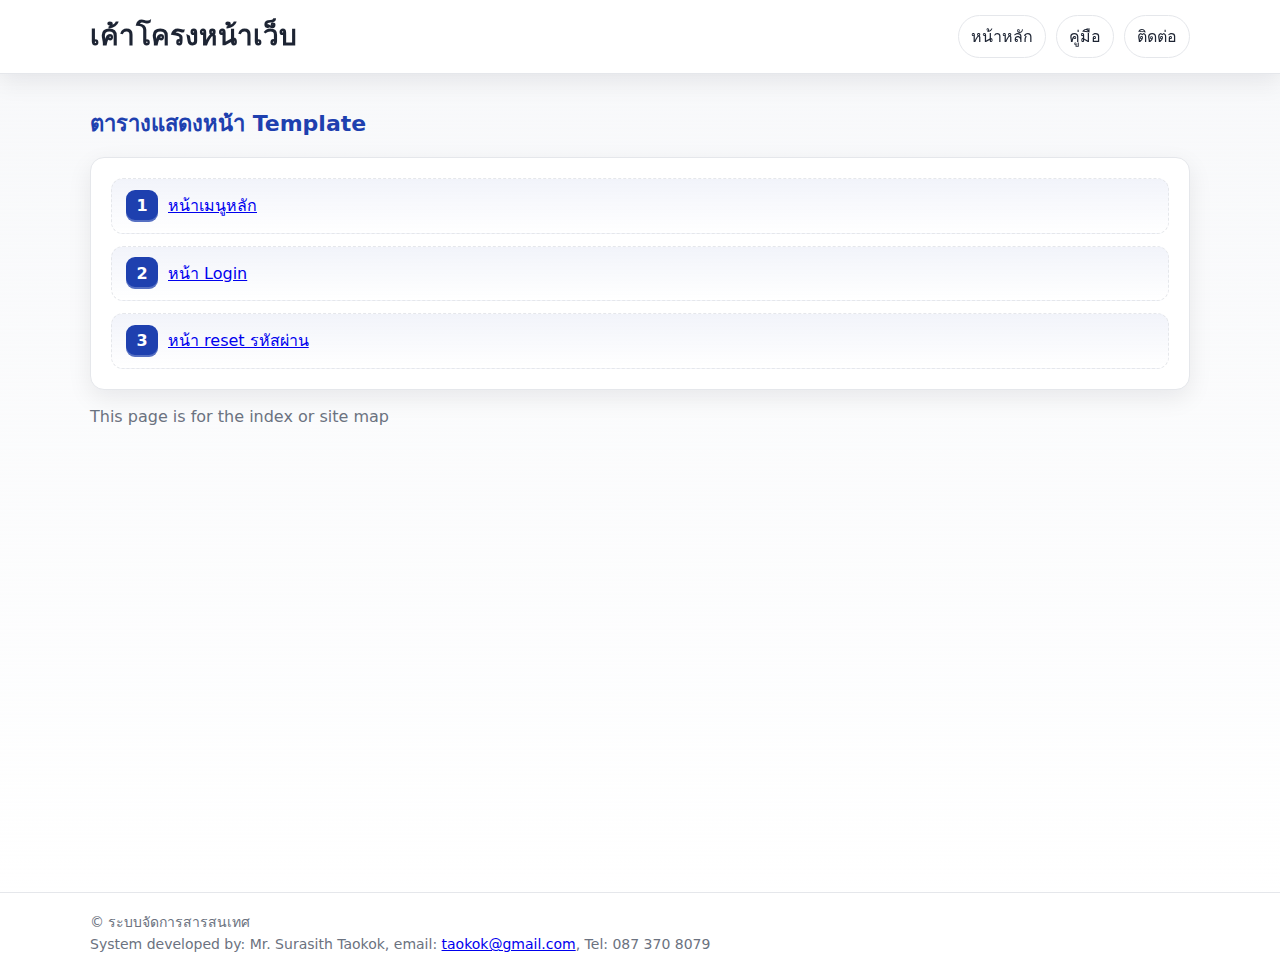
<file: index.html>
<!DOCTYPE html>
<html lang="th">

<head>
    <meta charset="utf-8" />
    <meta content="width=device-width, initial-scale=1" name="viewport" />
    <title>Template | ระบบสารสนเทศโรงเรียนเนินสง่าวิทยา</title>
    <link rel="stylesheet" href="css/index.css" />
</head>

<body>
    <header>
        <div class="container header-inner">
            <div class="title">เค้าโครงหน้าเว็บ</div>
            <nav class="menu">
                <a href="#">หน้าหลัก</a>
                <a href="#">คู่มือ</a>
                <a href="#">ติดต่อ</a>
            </nav>
        </div>
    </header>

    <main>
        <section class="content">
            <div class="container">
                <div class="content-header">ตารางแสดงหน้า Template</div>
                <div class="card template">
                    <ol>
                        <li><a href="main.html">หน้าเมนูหลัก</a></li>
                        <li><a href="login.html">หน้า Login</a></li>
                        <li><a href="forgot-password.html">หน้า reset รหัสผ่าน</a></li>
                    </ol>
                </div>
                <p class="muted" style="margin-top:14px">This page is for the index or site map</p>
            </div>
        </section>

        <footer>
            <div class="container">
                © ระบบจัดการสารสนเทศ<br />
                System developed by: Mr. Surasith Taokok, email: <a href="mailto:taokok@gmail.com">taokok@gmail.com</a>,
                Tel: 087 370 8079
            </div>
        </footer>
    </main>
</body>

</html>
</file>
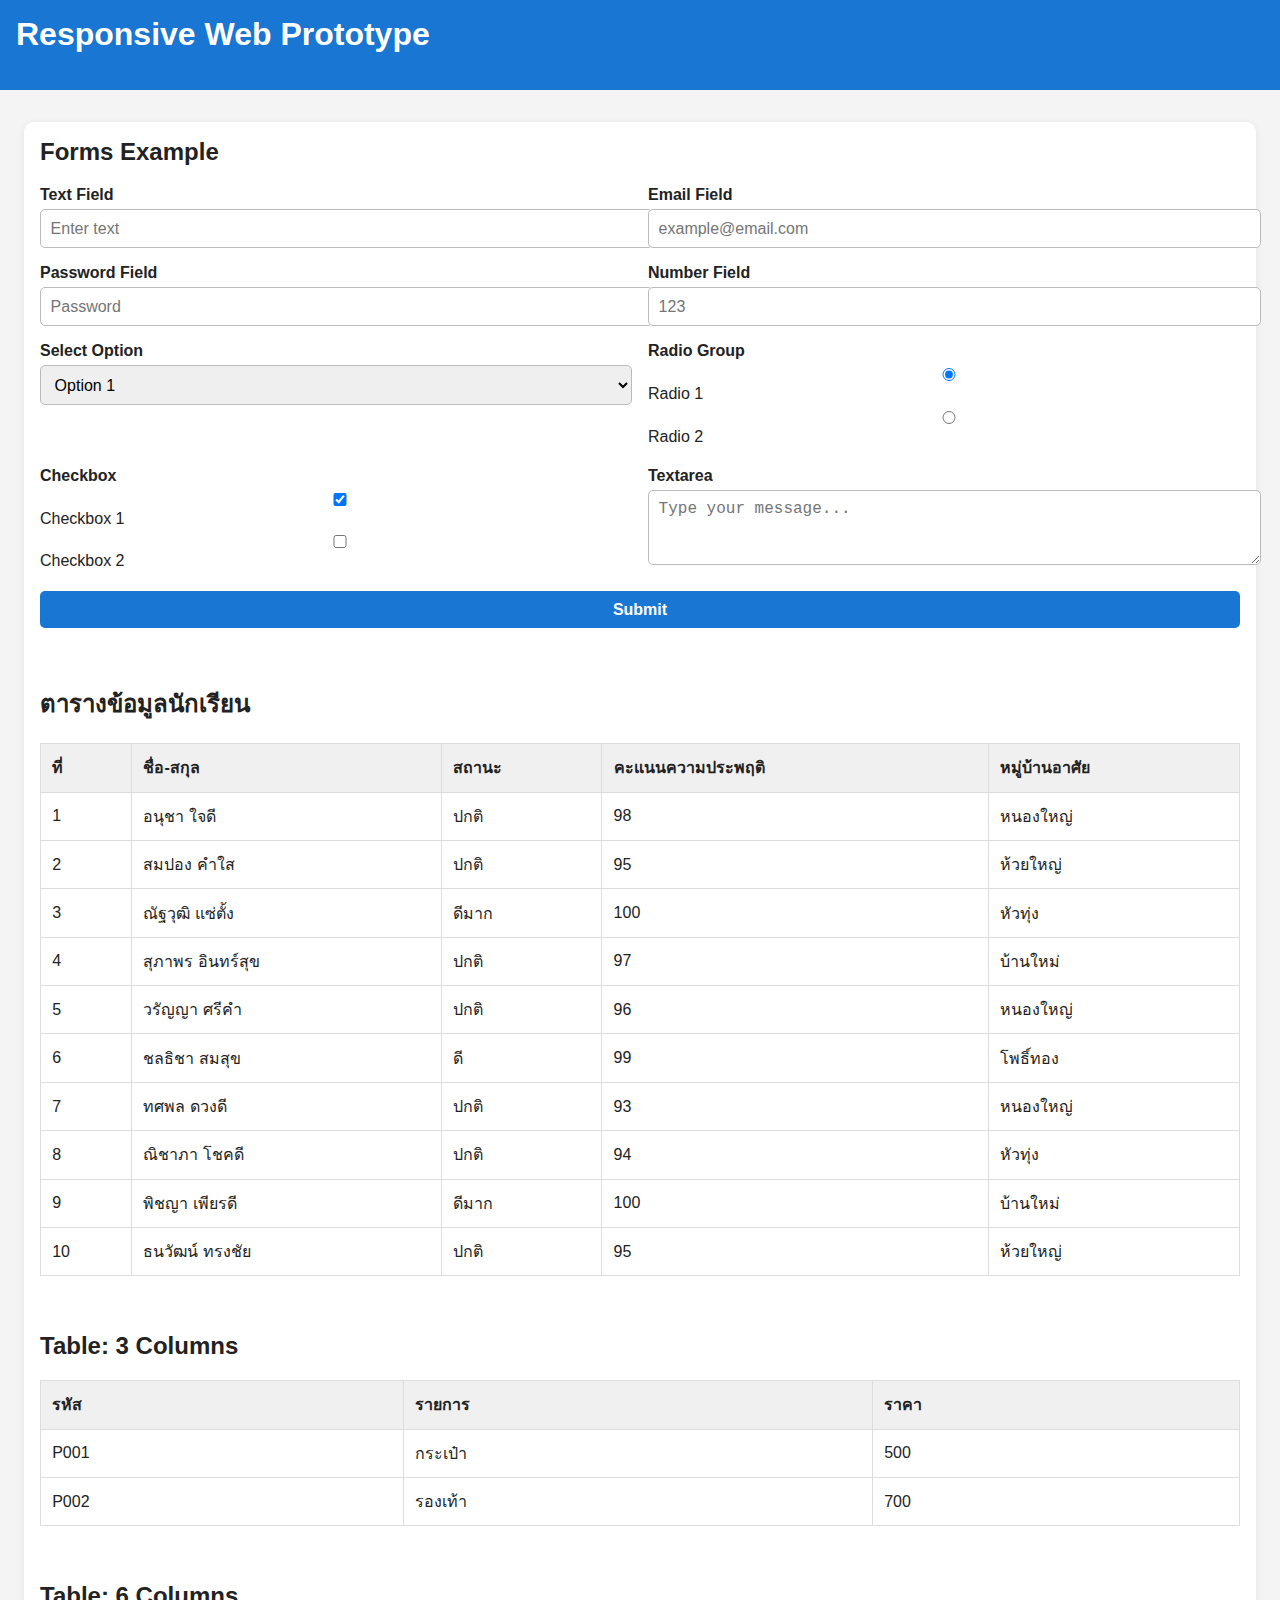
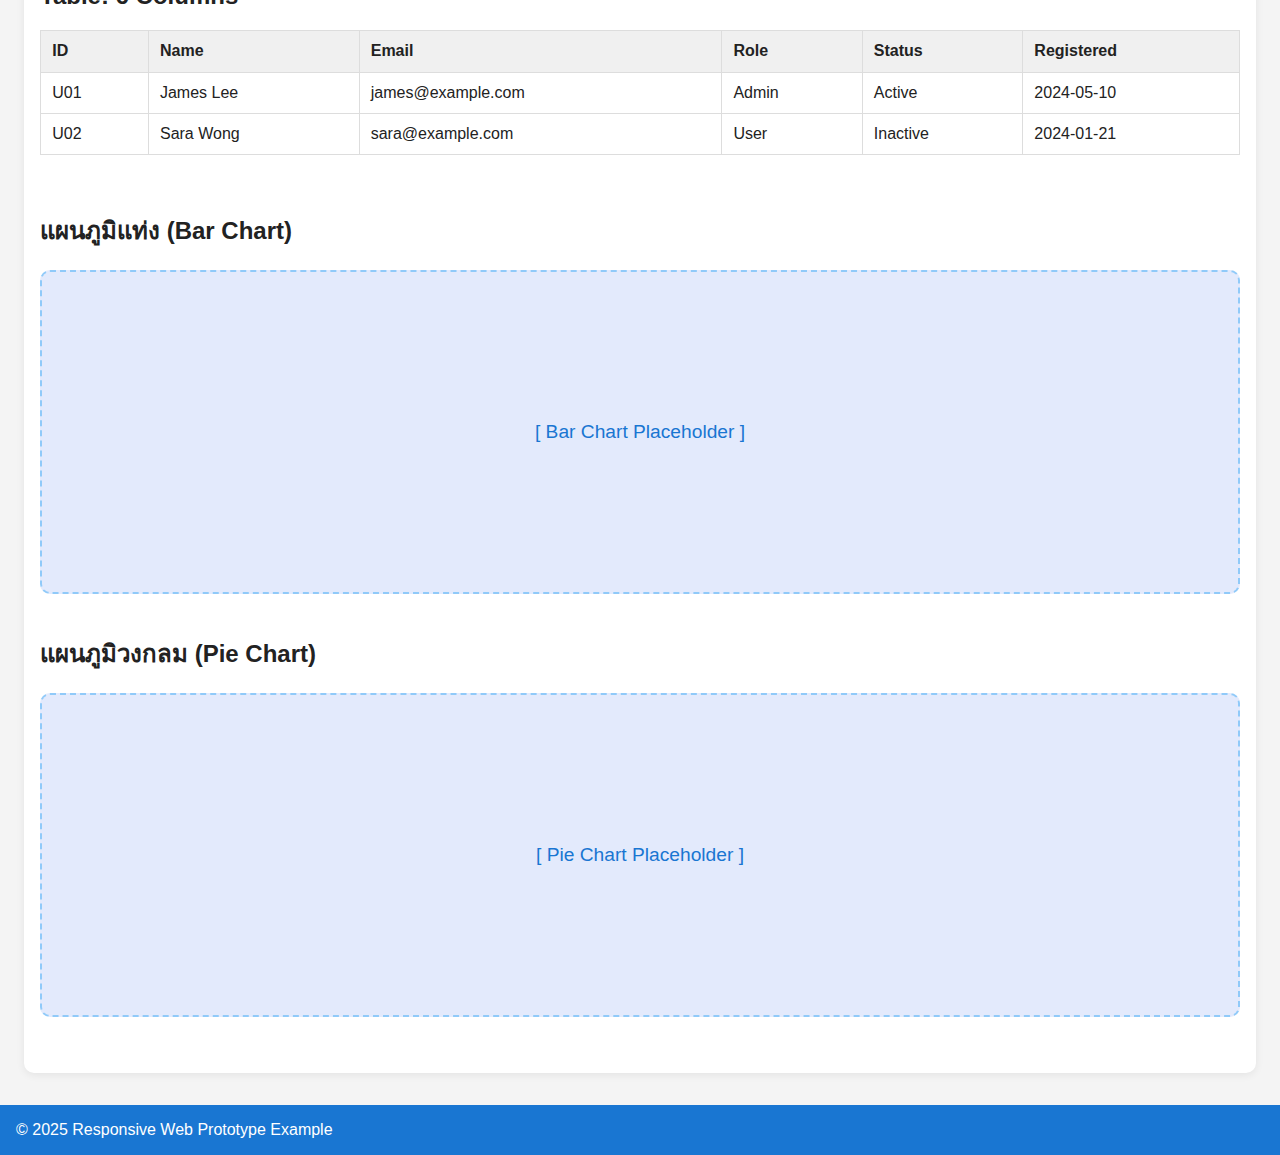
<file: example2.html>
<!DOCTYPE html>
<html lang="en">

<head>
  <meta charset="UTF-8">
  <meta name="viewport" content="width=device-width,initial-scale=1.0">
  <title>HTML Prototype - Responsive Web Page</title>
  <style>
    body {
      font-family: Arial, sans-serif;
      margin: 0;
      background: #f4f4f4;
      color: #222;
    }

    header,
    footer {
      background: #1976d2;
      color: white;
      padding: 1rem;
    }

    main {
      max-width: 1200px;
      margin: 2rem auto;
      padding: 1rem;
      background: white;
      border-radius: 10px;
      box-shadow: 0 2px 8px rgba(0, 0, 0, 0.07);
    }

    section {
      margin-bottom: 2.5rem;
    }

    h1,
    h2,
    h3 {
      margin-top: 0;
    }

    /* Responsive Table */
    .table-wrapper {
      overflow-x: auto;
    }

    table {
      width: 100%;
      border-collapse: collapse;
      margin-bottom: 1rem;
    }

    th,
    td {
      border: 1px solid #ddd;
      padding: 0.7rem;
      text-align: left;
    }

    th {
      background: #f0f0f0;
    }

    /* Responsive Forms: Flex for desktop, block for mobile */
    .form-row {
      display: flex;
      flex-wrap: wrap;
      gap: 1rem;
    }

    .form-group {
      flex: 1 1 200px;
      min-width: 180px;
      margin-bottom: 1rem;
    }

    label {
      display: block;
      margin-bottom: 0.3rem;
      font-weight: 600;
    }

    input,
    select,
    textarea,
    button {
      width: 100%;
      padding: 0.6rem;
      border: 1px solid #bbb;
      border-radius: 5px;
      font-size: 1rem;
    }

    button {
      background: #1976d2;
      color: white;
      border: none;
      cursor: pointer;
      font-weight: bold;
    }

    button:hover {
      background: #1565c0;
    }

    /* Chart Placeholder */
    .chart-placeholder {
      height: 320px;
      background: #e3eafc;
      border: 2px dashed #90caf9;
      border-radius: 10px;
      display: flex;
      align-items: center;
      justify-content: center;
      color: #1976d2;
      font-size: 1.2rem;
      margin-bottom: 1rem;
    }

    @media (max-width: 600px) {
      main {
        padding: 0.5rem;
      }

      .form-row {
        flex-direction: column;
      }
    }
  </style>
</head>

<body>
  <header>
    <h1>Responsive Web Prototype</h1>
  </header>
  <main>
    <!-- Section: Example Forms -->
    <section>
      <h2>Forms Example</h2>
      <form>
        <div class="form-row">
          <div class="form-group">
            <label for="text">Text Field</label>
            <input type="text" id="text" placeholder="Enter text">
          </div>
          <div class="form-group">
            <label for="email">Email Field</label>
            <input type="email" id="email" placeholder="example@email.com">
          </div>
        </div>
        <div class="form-row">
          <div class="form-group">
            <label for="password">Password Field</label>
            <input type="password" id="password" placeholder="Password">
          </div>
          <div class="form-group">
            <label for="number">Number Field</label>
            <input type="number" id="number" placeholder="123">
          </div>
        </div>
        <div class="form-row">
          <div class="form-group">
            <label for="select">Select Option</label>
            <select id="select">
              <option>Option 1</option>
              <option>Option 2</option>
              <option>Option 3</option>
            </select>
          </div>
          <div class="form-group">
            <label>Radio Group</label>
            <input type="radio" id="radio1" name="radio" checked>
            <label for="radio1" style="font-weight:normal">Radio 1</label>
            <input type="radio" id="radio2" name="radio">
            <label for="radio2" style="font-weight:normal">Radio 2</label>
          </div>
        </div>
        <div class="form-row">
          <div class="form-group">
            <label>Checkbox</label>
            <input type="checkbox" id="checkbox1" checked>
            <label for="checkbox1" style="font-weight:normal">Checkbox 1</label>
            <input type="checkbox" id="checkbox2">
            <label for="checkbox2" style="font-weight:normal">Checkbox 2</label>
          </div>
          <div class="form-group">
            <label for="textarea">Textarea</label>
            <textarea id="textarea" rows="3" placeholder="Type your message..."></textarea>
          </div>
        </div>
        <div class="form-row">
          <div class="form-group">
            <button type="submit">Submit</button>
          </div>
        </div>
      </form>
    </section>

    <!-- Section: Table Example with 5 Columns (Sample Data, 10 Rows) -->
    <section>
      <h2>ตารางข้อมูลนักเรียน</h2>
      <div class="table-wrapper">
        <table>
          <thead>
            <tr>
              <th>ที่</th>
              <th>ชื่อ-สกุล</th>
              <th>สถานะ</th>
              <th>คะแนนความประพฤติ</th>
              <th>หมู่บ้านอาศัย</th>
            </tr>
          </thead>
          <tbody>
            <tr>
              <td>1</td>
              <td>อนุชา ใจดี</td>
              <td>ปกติ</td>
              <td>98</td>
              <td>หนองใหญ่</td>
            </tr>
            <tr>
              <td>2</td>
              <td>สมปอง คำใส</td>
              <td>ปกติ</td>
              <td>95</td>
              <td>ห้วยใหญ่</td>
            </tr>
            <tr>
              <td>3</td>
              <td>ณัฐวุฒิ แซ่ตั้ง</td>
              <td>ดีมาก</td>
              <td>100</td>
              <td>หัวทุ่ง</td>
            </tr>
            <tr>
              <td>4</td>
              <td>สุภาพร อินทร์สุข</td>
              <td>ปกติ</td>
              <td>97</td>
              <td>บ้านใหม่</td>
            </tr>
            <tr>
              <td>5</td>
              <td>วรัญญา ศรีคำ</td>
              <td>ปกติ</td>
              <td>96</td>
              <td>หนองใหญ่</td>
            </tr>
            <tr>
              <td>6</td>
              <td>ชลธิชา สมสุข</td>
              <td>ดี</td>
              <td>99</td>
              <td>โพธิ์ทอง</td>
            </tr>
            <tr>
              <td>7</td>
              <td>ทศพล ดวงดี</td>
              <td>ปกติ</td>
              <td>93</td>
              <td>หนองใหญ่</td>
            </tr>
            <tr>
              <td>8</td>
              <td>ณิชาภา โชคดี</td>
              <td>ปกติ</td>
              <td>94</td>
              <td>หัวทุ่ง</td>
            </tr>
            <tr>
              <td>9</td>
              <td>พิชญา เพียรดี</td>
              <td>ดีมาก</td>
              <td>100</td>
              <td>บ้านใหม่</td>
            </tr>
            <tr>
              <td>10</td>
              <td>ธนวัฒน์ ทรงชัย</td>
              <td>ปกติ</td>
              <td>95</td>
              <td>ห้วยใหญ่</td>
            </tr>
          </tbody>
        </table>
      </div>
    </section>

    <!-- Section: Table Examples with different columns -->
    <section>
      <h2>Table: 3 Columns</h2>
      <div class="table-wrapper">
        <table>
          <thead>
            <tr>
              <th>รหัส</th>
              <th>รายการ</th>
              <th>ราคา</th>
            </tr>
          </thead>
          <tbody>
            <tr>
              <td>P001</td>
              <td>กระเป๋า</td>
              <td>500</td>
            </tr>
            <tr>
              <td>P002</td>
              <td>รองเท้า</td>
              <td>700</td>
            </tr>
          </tbody>
        </table>
      </div>
    </section>

    <section>
      <h2>Table: 6 Columns</h2>
      <div class="table-wrapper">
        <table>
          <thead>
            <tr>
              <th>ID</th>
              <th>Name</th>
              <th>Email</th>
              <th>Role</th>
              <th>Status</th>
              <th>Registered</th>
            </tr>
          </thead>
          <tbody>
            <tr>
              <td>U01</td>
              <td>James Lee</td>
              <td>james@example.com</td>
              <td>Admin</td>
              <td>Active</td>
              <td>2024-05-10</td>
            </tr>
            <tr>
              <td>U02</td>
              <td>Sara Wong</td>
              <td>sara@example.com</td>
              <td>User</td>
              <td>Inactive</td>
              <td>2024-01-21</td>
            </tr>
          </tbody>
        </table>
      </div>
    </section>

    <!-- Chart Placeholders -->
    <section>
      <h2>แผนภูมิแท่ง (Bar Chart)</h2>
      <div class="chart-placeholder">[ Bar Chart Placeholder ]</div>
    </section>

    <section>
      <h2>แผนภูมิวงกลม (Pie Chart)</h2>
      <div class="chart-placeholder">[ Pie Chart Placeholder ]</div>
    </section>
  </main>
  <footer>
    &copy; 2025 Responsive Web Prototype Example
  </footer>
</body>

</html>
</file>
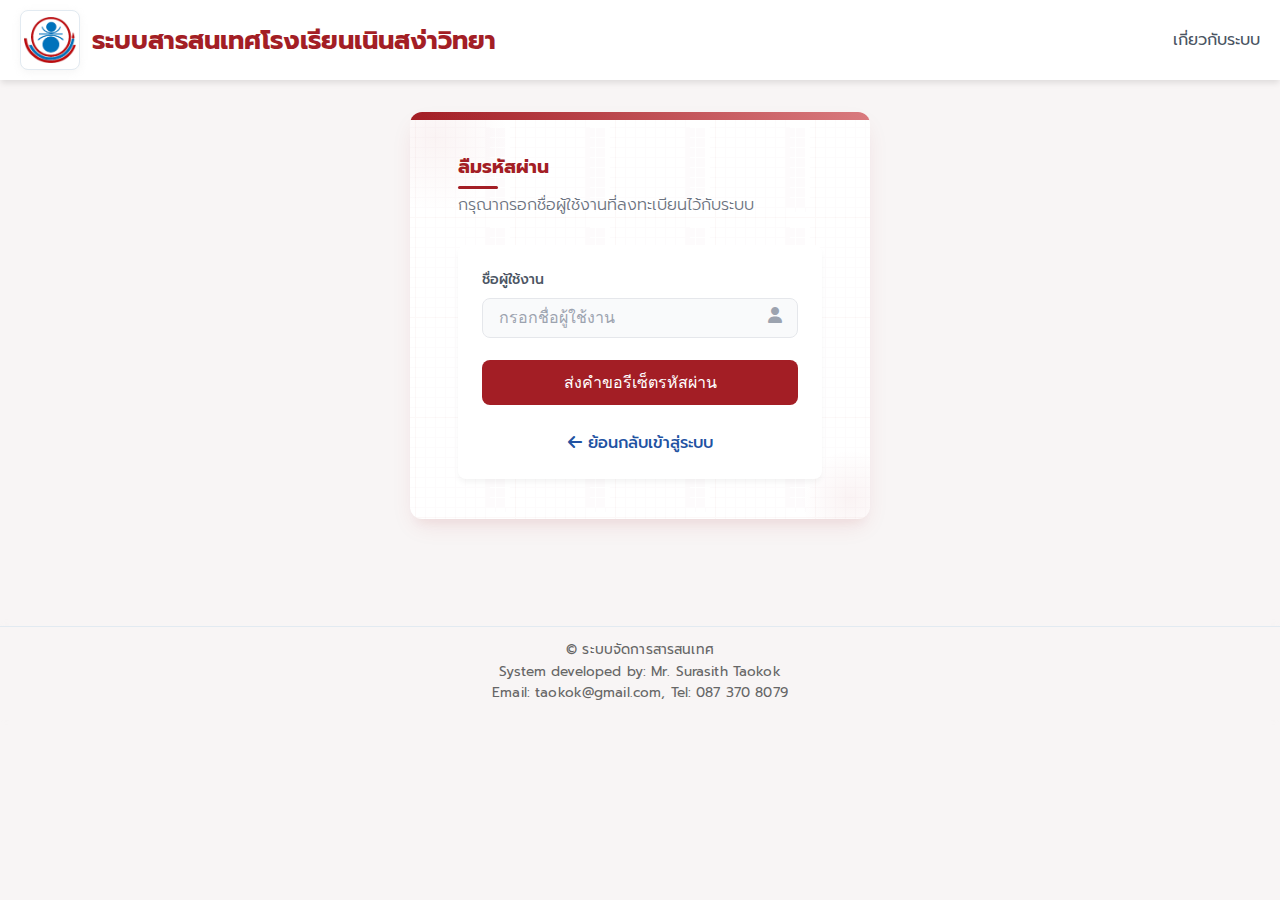
<file: forgot-password.html>
<!DOCTYPE html>
<html lang="th">

<head>
    <meta charset="UTF-8">
    <meta name="viewport" content="width=device-width, initial-scale=1.0">
    <title>ลืมรหัสผ่าน - ระบบสารสนเทศโรงเรียนเนินสง่าวิทยา</title>
    <link href="https://fonts.googleapis.com/css2?family=Prompt:wght@300;400;500;600;700&display=swap" rel="stylesheet">
    <link rel="stylesheet" href="https://cdnjs.cloudflare.com/ajax/libs/font-awesome/6.4.0/css/all.min.css">
    <style>
        * {
            margin: 0;
            padding: 0;
            box-sizing: border-box;
        }

        body {
            font-family: 'Prompt', sans-serif;
            background-color: #f8f5f5;
            min-height: 80vh;
            display: flex;
            flex-direction: column;
        }

        .container {
            width: 100%;
            max-width: 1400px;
            margin: 0 auto;
            padding: 0 20px;
        }

        header {
            background-color: #ffffff;
            box-shadow: 0 4px 6px -1px rgba(0, 0, 0, 0.1);
        }

        .header-content {
            display: flex;
            justify-content: space-between;
            align-items: center;
            padding: 10px 0;
        }

        .logo-container {
            display: flex;
            align-items: center;
        }

        .logo {
            width: 60px;
            height: 60px;
            object-fit: contain;
            background: #fff;
            border-radius: 8px;
            box-shadow: 0 2px 8px #e2e2e255;
            border: 1px solid #e2eaf1;
            padding: 3px;
        }

        .site-title {
            margin-left: 12px;
            font-size: 1.6rem;
            font-weight: 700;
            color: #a31e25;
        }

        nav ul {
            display: flex;
            list-style: none;
        }

        nav ul li {
            margin-left: 24px;
        }

        nav ul li a {
            color: #4b5563;
            text-decoration: none;
            transition: color 0.3s;
        }

        nav ul li a:hover {
            color: #a31e25;
        }

        main {
            flex-grow: 1;
            padding: 32px 0;
            display: flex;
            flex-direction: column;
        }

        .forgot-container-wrapper {
            display: flex;
            justify-content: center;
            align-items: flex-start;
            min-height: 450px;
            /* ให้ดู balance เหมือน login */
        }

        .forgot-container {
            width: 100%;
            max-width: 460px;
            background-color: #fff;
            background-image: url("data:image/svg+xml,%3Csvg xmlns='http://www.w3.org/2000/svg' width='100' height='100' viewBox='0 0 100 100'%3E%3Cg fill-rule='evenodd'%3E%3Cg fill='%23a31e25' fill-opacity='0.03'%3E%3Cpath opacity='.5' d='M96 [base64] 0v-9h-9v9h9zm-10 0v-9h-9v9h9zm-10 0v-9h-9v9h9zm-10 0v-9h-9v9h9zm-10 0v-9h-9v9h9zm-10 0v-9h-9v9h9zm-10 0v-9h-9v9h9zm-10 0v-9h-9v9h9zm-9-10h9v-9h-9v9zm10 0h9v-9h-9v9zm10 0h9v-9h-9v9zm10 0h9v-9h-9v9zm10 0h9v-9h-9v9zm10 0h9v-9h-9v9zm10 0h9v-9h-9v9zm10 0h9v-9h-9v9zm9-10v-9h-9v9h9zm-10 0v-9h-9v9h9zm-10 0v-9h-9v9h9zm-10 0v-9h-9v9h9zm-10 0v-9h-9v9h9zm-10 0v-9h-9v9h9zm-10 0v-9h-9v9h9zm-10 0v-9h-9v9h9zm-9-10h9v-9h-9v9zm10 0h9v-9h-9v9zm10 0h9v-9h-9v9zm10 0h9v-9h-9v9zm10 0h9v-9h-9v9zm10 0h9v-9h-9v9zm10 0h9v-9h-9v9zm10 0h9v-9h-9v9zm9-10v-9h-9v9h9zm-10 0v-9h-9v9h9zm-10 0v-9h-9v9h9zm-10 0v-9h-9v9h9zm-10 0v-9h-9v9h9zm-10 0v-9h-9v9h9zm-10 0v-9h-9v9h9zm-10 0v-9h-9v9h9zm-9-10h9v-9h-9v9zm10 0h9v-9h-9v9zm10 0h9v-9h-9v9zm10 0h9v-9h-9v9zm10 0h9v-9h-9v9zm10 0h9v-9h-9v9zm10 0h9v-9h-9v9zm10 0h9v-9h-9v9zm9-10v-9h-9v9h9zm-10 0v-9h-9v9h9zm-10 0v-9h-9v9h9zm-10 0v-9h-9v9h9zm-10 0v-9h-9v9h9zm-10 0v-9h-9v9h9zm-10 0v-9h-9v9h9zm-10 0v-9h-9v9h9zm-9-10h9v-9h-9v9zm10 0h9v-9h-9v9zm10 0h9v-9h-9v9zm10 0h9v-9h-9v9zm10 0h9v-9h-9v9zm10 0h9v-9h-9v9zm10 0h9v-9h-9v9zm10 0h9v-9h-9v9z'/%3E%3Cpath d='M6 5V0H5v5H0v1h5v94h1V6h94V5H6z'/%3E%3C/g%3E%3C/g%3E%3C/svg%3E");
            border-radius: 12px;
            box-shadow: 0 10px 25px -5px rgba(163, 30, 37, 0.1), 0 10px 10px -5px rgba(163, 30, 37, 0.04);
            overflow: hidden;
            display: flex;
            flex-direction: column;
            justify-content: flex-start;
            position: relative;
        }

        .forgot-decoration {
            position: absolute;
            top: 0;
            left: 0;
            width: 100%;
            height: 8px;
            background: linear-gradient(90deg, #a31e25, #d97a7e);
        }

        .forgot-decoration-circle {
            position: absolute;
            border-radius: 50%;
            background: radial-gradient(circle, rgba(163, 30, 37, 0.05) 0%, rgba(255, 255, 255, 0) 70%);
        }

        .circle-1 {
            top: -50px;
            left: -50px;
            width: 150px;
            height: 150px;
        }

        .circle-2 {
            bottom: -30px;
            right: -30px;
            width: 100px;
            height: 100px;
        }

        .forgot-content {
            padding: 40px 48px;
            position: relative;
            z-index: 1;
        }

        .forgot-title {
            font-size: 1.18rem;
            font-weight: 700;
            color: #a31e25;
            margin-bottom: 12px;
            position: relative;
            display: inline-block;
        }

        .forgot-title:after {
            content: '';
            position: absolute;
            bottom: -8px;
            left: 0;
            width: 40px;
            height: 3px;
            background-color: #a31e25;
            border-radius: 3px;
        }

        .forgot-subtitle {
            color: #6b7280;
            margin-bottom: 28px;
            font-weight: 300;
        }

        .forgot-form-container {
            background-color: #ffffff;
            padding: 24px;
            border-radius: 8px;
            box-shadow: 0 4px 6px -1px rgba(0, 0, 0, 0.05);
        }

        .form-group {
            margin-bottom: 22px;
            position: relative;
        }

        .form-group label {
            display: block;
            color: #4b5563;
            font-size: 14px;
            font-weight: 500;
            margin-bottom: 8px;
        }

        .form-group input {
            width: 100%;
            padding: 10px 16px;
            border-radius: 8px;
            border: 1px solid #e5e7eb;
            background-color: #f9fafb;
            color: #1f2937;
            font-size: 16px;
            transition: all 0.3s;
        }

        .form-group input::placeholder {
            color: #9ca3af;
        }

        .form-group input:focus {
            outline: none;
            border-color: #a31e25;
            box-shadow: 0 0 0 3px rgba(163, 30, 37, 0.1);
            background-color: #ffffff;
        }

        .form-group .input-icon {
            position: absolute;
            right: 16px;
            top: 38px;
            color: #9ca3af;
        }

        .forgot-button {
            width: 100%;
            background-color: #a31e25;
            color: white;
            font-weight: 500;
            padding: 10px 16px;
            border: none;
            border-radius: 8px;
            cursor: pointer;
            font-size: 16px;
            transition: all 0.3s;
            position: relative;
            overflow: hidden;
        }

        .forgot-button:hover {
            background-color: #7a1921;
            transform: translateY(-2px);
            box-shadow: 0 4px 6px -1px rgba(163, 30, 37, 0.2);
        }

        .error-message,
        .success-message {
            color: #c00303;
            background: #fff3f3;
            border: 1px solid #f199a3;
            border-radius: 8px;
            padding: 12px 15px;
            margin-bottom: 18px;
            font-size: 15px;
            text-align: center;
            display: none;
            box-shadow: 0 1px 8px #f5bdbd2c;
            font-weight: 500;
        }

        .success-message {
            color: #128100;
            background: #eaffea;
            border: 1px solid #77d486;
        }

        .back-to-login {
            display: block;
            text-align: center;
            margin-top: 26px;
        }

        .back-to-login a {
            color: #2252a2;
            text-decoration: none;
            font-weight: 500;
            transition: color 0.16s;
        }

        .back-to-login a:hover {
            color: #a31e25;
            text-decoration: underline;
        }

        footer {
            color: #666;
            text-align: center;
            font-size: 0.85rem;
            padding: 12px 0 16px 0;
            border-top: 1px solid #e2eaf1;
            margin-top: 0;
            box-shadow: 0 -1px 8px #e2eaf10c;
            letter-spacing: 0.01em;
        }

        .footer-content {
            line-height: 1.6;
        }

        @media (max-width: 720px) {
            nav {
                display: none;
            }

            .site-title {
                margin-left: 10px;
                font-size: 1.0rem;
            }

            .forgot-content {
                padding: 22px 12px;
            }

            .forgot-form-container {
                padding: 10px;
            }
        }
    </style>
</head>

<body>
    <!-- Header -->
    <header>
        <div class="container">
            <div class="header-content">
                <div class="logo-container">
                    <img class="logo" src="images/school_logo.gif" alt="โลโก้โรงเรียน" />
                    <h1 class="site-title">ระบบสารสนเทศโรงเรียนเนินสง่าวิทยา</h1>
                </div>
                <nav>
                    <ul>
                        <li><a href="#">เกี่ยวกับระบบ</a></li>
                    </ul>
                </nav>
            </div>
        </div>
    </header>

    <!-- Content -->
    <main>
        <div class="container forgot-container-wrapper">
            <div class="forgot-container">
                <div class="forgot-decoration"></div>
                <div class="forgot-decoration-circle circle-1"></div>
                <div class="forgot-decoration-circle circle-2"></div>
                <div class="forgot-content">
                    <h2 class="forgot-title">ลืมรหัสผ่าน</h2>
                    <div class="forgot-subtitle">กรุณากรอกชื่อผู้ใช้งานที่ลงทะเบียนไว้กับระบบ</div>
                    <div class="forgot-form-container">
                        <form id="forgotForm">
                            <div class="form-group">
                                <label for="username">ชื่อผู้ใช้งาน</label>
                                <input id="username" type="text" placeholder="กรอกชื่อผู้ใช้งาน">
                                <i class="fas fa-user input-icon"></i>
                            </div>
                            <div id="errorMessage" class="error-message"></div>
                            <div id="successMessage" class="success-message"></div>
                            <button type="submit" class="forgot-button">ส่งคำขอรีเซ็ตรหัสผ่าน</button>
                            <div class="back-to-login">
                                <a href="login.html"><i class="fas fa-arrow-left"></i> ย้อนกลับเข้าสู่ระบบ</a>
                            </div>
                        </form>
                    </div>
                </div>
            </div>
        </div>
    </main>

    <!-- Footer -->
    <footer>
        <div class="container">
            <div class="footer-content">
                <p>© ระบบจัดการสารสนเทศ</p>
                <p>System developed by: Mr. Surasith Taokok</p>
                <p>Email: taokok@gmail.com, Tel: 087 370 8079</p>
            </div>
        </div>
    </footer>

    <script>
        document.getElementById('forgotForm').addEventListener('submit', function (e) {
            e.preventDefault();
            const username = document.getElementById('username').value.trim();
            const errorDiv = document.getElementById('errorMessage');
            const successDiv = document.getElementById('successMessage');
            errorDiv.style.display = 'none';
            successDiv.style.display = 'none';

            if (!username) {
                errorDiv.textContent = 'กรุณากรอกชื่อผู้ใช้งาน';
                errorDiv.style.display = 'block';
                return;
            }

            // จำลองระบบส่งคำขอรีเซ็ตรหัสผ่าน
            setTimeout(() => {
                successDiv.textContent = 'ระบบได้รับคำขอรีเซ็ตรหัสผ่านแล้ว กรุณาตรวจสอบอีเมลหรือรอการติดต่อจากเจ้าหน้าที่';
                successDiv.style.display = 'block';
            }, 600);
        });
    </script>
</body>

</html>
</file>
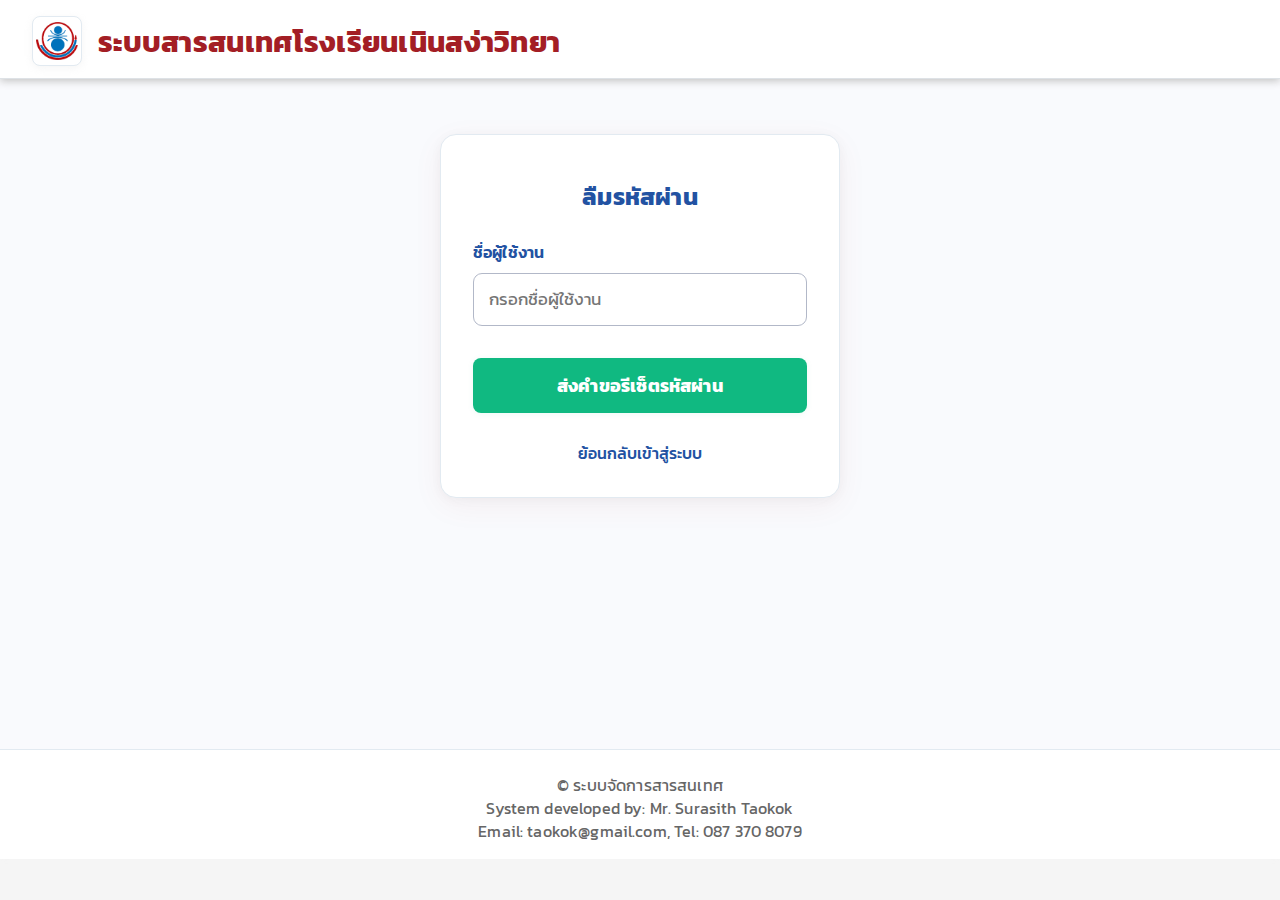
<file: forgot-password2.html>
<!DOCTYPE html>
<html lang="th">

<head>
    <meta charset="UTF-8">
    <meta name="viewport" content="width=device-width, initial-scale=1.0">
    <title>ลืมรหัสผ่าน - ระบบสารสนเทศโรงเรียนเนินสง่าวิทยา</title>
    <style>
        @import url('https://fonts.googleapis.com/css2?family=Kanit:wght@300;400;500;600;700&display=swap');

        * {
            margin: 0;
            padding: 0;
            box-sizing: border-box;
            font-family: 'Kanit', Tahoma, Geneva, Verdana, sans-serif;
        }

        body {
            background: #f5f5f5;
            color: #333;
            min-height: 80vh;
        }

        .header {
            position: absolute;
            top: 0;
            left: 0;
            right: 0;
            background: #fff;
            color: #a31e25;
            border-bottom: 1px solid #dee2e6;
            box-shadow: 0 2px 8px #c2c2c2;
            padding: 16px 32px 12px 32px;
            z-index: 100;
            font-family: 'Kanit', sans-serif;
            display: flex;
            align-items: center;
            gap: 16px;
        }

        .logo {
            width: 50px;
            height: 50px;
            object-fit: contain;
            background: #fff;
            border-radius: 8px;
            box-shadow: 0 2px 8px #e2e2e255;
            border: 1px solid #e2eaf1;
            padding: 3px;
        }

        .system-name {
            color: #a31e25;
            font-size: 1.8rem;
            font-weight: bold;
            letter-spacing: 0.01em;
        }

        .container {
            display: flex;
            min-height: 80vh;
            padding-top: 74px;
        }

        .forgot-section {
            flex: 1;
            display: flex;
            align-items: flex-start;
            justify-content: center;
            background: #f9fafd;
            min-height: 75vh;
            padding-top: 60px;
        }

        .forgot-form {
            background: #fff;
            border: 1px solid #e2eaf1;
            border-radius: 16px;
            box-shadow: 0 8px 32px rgba(163, 30, 37, 0.05), 0 2px 12px rgba(0, 0, 0, 0.04);
            padding: 44px 32px 32px 32px;
            width: 100%;
            max-width: 400px;
        }

        .forgot-title {
            text-align: center;
            color: #2252a2;
            font-size: 1.5rem;
            font-weight: bold;
            margin-bottom: 26px;
            letter-spacing: 0.01em;
        }

        .form-group {
            margin-bottom: 24px;
        }

        .form-label {
            display: block;
            margin-bottom: 8px;
            color: #2252a2;
            font-weight: 600;
            font-size: 1.03rem;
            letter-spacing: 0.01em;
        }

        .form-input {
            width: 100%;
            padding: 13px 15px;
            border: 1.5px solid #b2b8c8;
            border-radius: 9px;
            font-size: 1.05rem;
            background: #fff;
            transition: border 0.18s, background 0.18s;
            font-family: inherit;
        }

        .form-input:focus {
            border: 1.5px solid #3577ef;
            background: #f1f7fe;
            outline: none;
        }

        .forgot-btn {
            width: 100%;
            padding: 14px;
            background: #10b981;
            color: #fff;
            border: none;
            border-radius: 8px;
            font-size: 1.12rem;
            font-weight: 700;
            cursor: pointer;
            margin-top: 8px;
            transition: background 0.15s, transform 0.17s, box-shadow 0.15s;
            box-shadow: 0 1px 6px #10b98113;
            letter-spacing: 0.01em;
        }

        .forgot-btn:hover,
        .forgot-btn:focus {
            background: #099268;
            transform: translateY(-1px) scale(1.025);
            box-shadow: 0 4px 18px #10b98138;
        }

        .error-message,
        .success-message {
            color: #c00303;
            background: #fff3f3;
            border: 1px solid #f199a3;
            border-radius: 8px;
            padding: 12px 15px;
            margin-bottom: 18px;
            font-size: 15px;
            text-align: center;
            display: none;
            box-shadow: 0 1px 8px #f5bdbd2c;
            font-weight: 500;
        }

        .success-message {
            color: #128100;
            background: #eaffea;
            border: 1px solid #77d486;
        }

        .back-to-login {
            display: block;
            text-align: center;
            margin-top: 28px;
        }

        .back-to-login a {
            color: #2252a2;
            text-decoration: none;
            font-weight: 500;
            transition: color 0.16s;
        }

        .back-to-login a:hover {
            color: #a31e25;
            text-decoration: underline;
        }

        .site-footer {
            background: #fff;
            color: #666;
            text-align: center;
            font-size: 0.97rem;
            padding: 24px 0 16px 0;
            border-top: 1px solid #e2eaf1;
            margin-top: 0;
            box-shadow: 0 -1px 8px #e2eaf10c;
            letter-spacing: 0.01em;
        }

        /* Responsive */
        @media (max-width: 768px) {
            .container {
                flex-direction: column;
                padding-top: 36px;
                min-height: 75vh !important;
            }

            .logo {
                width: 70px;
                height: 70px;
            }

            .system-name {
                font-size: 1.38rem;
            }

            .forgot-title {
                font-size: 1rem;
                display: none;
            }

            .forgot-section {
                flex: none;
                padding-top: 9vw;
                min-height: 75vh !important;
            }

            .forgot-form {
                padding: 32px 6vw 26px 6vw;
            }

            .site-footer {
                font-size: 0.92rem;
                padding: 18px 0 10px 0;
            }
        }
    </style>
</head>

<body>
    <header class="header">
        <img class="logo" src="images/school_logo.gif" alt="โลโก้โรงเรียน" />
        <div class="system-name">ระบบสารสนเทศโรงเรียนเนินสง่าวิทยา</div>
    </header>
    <div class="container">
        <div class="forgot-section">
            <form class="forgot-form" id="forgotForm" autocomplete="off">
                <div class="forgot-title">ลืมรหัสผ่าน</div>
                <div id="msg" class="error-message"></div>
                <div id="msg-success" class="success-message"></div>
                <div class="form-group">
                    <label class="form-label" for="username">ชื่อผู้ใช้งาน</label>
                    <input type="text" id="username" name="username" class="form-input" placeholder="กรอกชื่อผู้ใช้งาน"
                        required>
                </div>
                <button type="submit" class="forgot-btn">ส่งคำขอรีเซ็ตรหัสผ่าน</button>
                <div class="back-to-login">
                    <a href="login.html">ย้อนกลับเข้าสู่ระบบ</a>
                </div>
            </form>
        </div>
    </div>
    <footer class="site-footer">
        © ระบบจัดการสารสนเทศ<br>
        System developed by: Mr. Surasith Taokok<br>Email: taokok@gmail.com, Tel: 087 370 8079
    </footer>
    <script>
        document.getElementById('forgotForm').addEventListener('submit', function (e) {
            e.preventDefault();
            const username = document.getElementById('username').value.trim();
            const errorDiv = document.getElementById('msg');
            const successDiv = document.getElementById('msg-success');
            errorDiv.style.display = 'none';
            successDiv.style.display = 'none';

            if (!username) {
                errorDiv.textContent = 'กรุณากรอกชื่อผู้ใช้งาน';
                errorDiv.style.display = 'block';
                return;
            }

            // สมมุติ ส่ง request สำเร็จ
            setTimeout(() => {
                successDiv.textContent = 'ระบบได้รับคำขอรีเซ็ตรหัสผ่านแล้ว กรุณาตรวจสอบอีเมลหรือรอการติดต่อจากเจ้าหน้าที่';
                successDiv.style.display = 'block';
            }, 600);
        });
    </script>
</body>

</html>
</file>
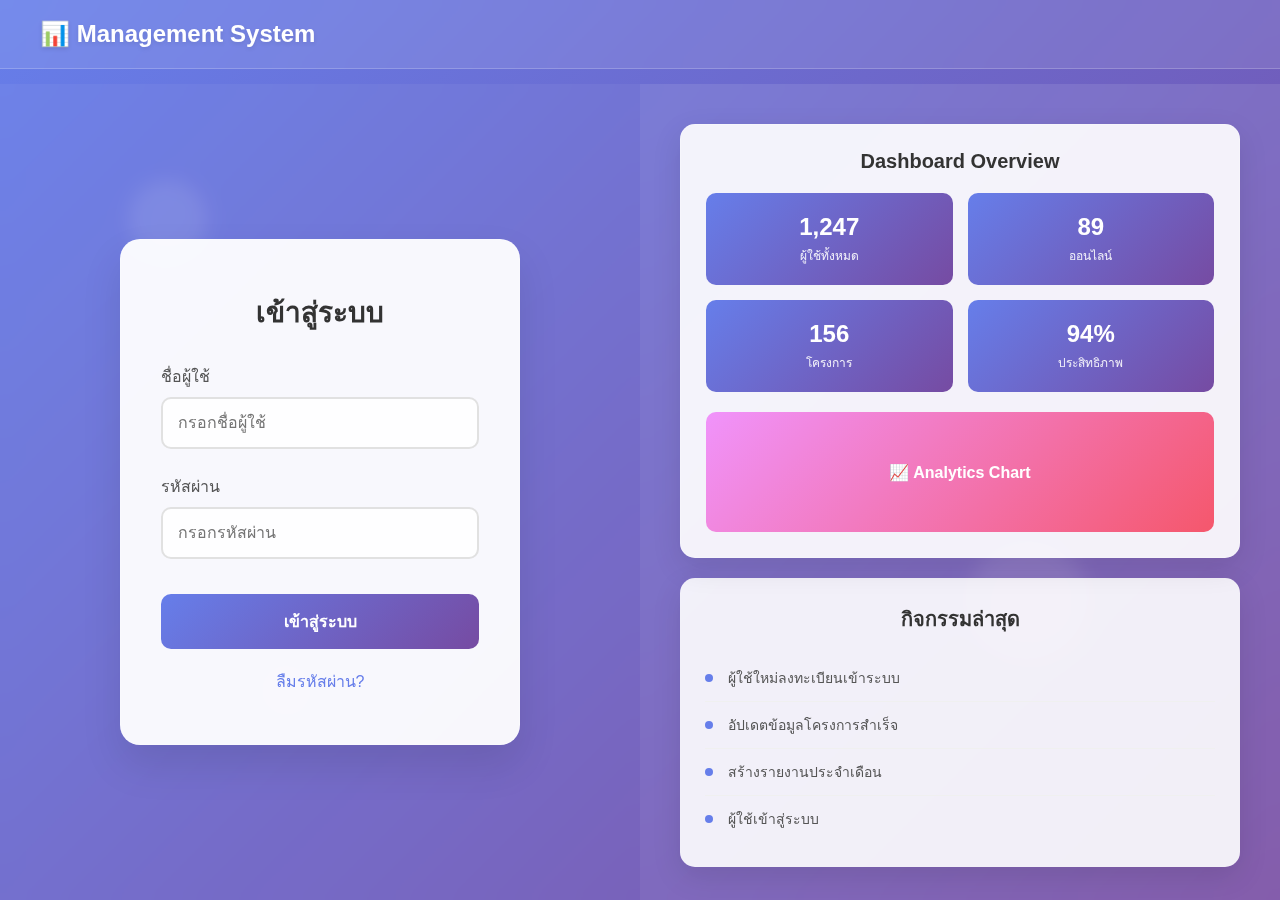
<file: login.html>
<!DOCTYPE html>
<html lang="th">

<head>
    <meta charset="UTF-8">
    <meta name="viewport" content="width=device-width, initial-scale=1.0">
    <title>เข้าสู่ระบบ - Management System</title>
    <style>
        * {
            margin: 0;
            padding: 0;
            box-sizing: border-box;
            font-family: 'Segoe UI', Tahoma, Geneva, Verdana, sans-serif;
        }

        body {
            height: 100vh;
            background: linear-gradient(135deg, #667eea 0%, #764ba2 100%);
            overflow: hidden;
        }

        .header {
            position: absolute;
            top: 0;
            left: 0;
            right: 0;
            background: rgba(255, 255, 255, 0.1);
            backdrop-filter: blur(10px);
            border-bottom: 1px solid rgba(255, 255, 255, 0.2);
            padding: 20px 40px;
            z-index: 100;
        }

        .system-name {
            color: white;
            font-size: 24px;
            font-weight: 600;
            text-shadow: 0 2px 4px rgba(0, 0, 0, 0.1);
        }

        .container {
            display: flex;
            height: 100vh;
            padding-top: 84px;
        }

        .login-section {
            flex: 1;
            display: flex;
            align-items: center;
            justify-content: center;
            padding: 40px;
            background: rgba(255, 255, 255, 0.05);
            backdrop-filter: blur(10px);
        }

        .login-form {
            background: rgba(255, 255, 255, 0.95);
            padding: 50px 40px;
            border-radius: 20px;
            box-shadow: 0 20px 40px rgba(0, 0, 0, 0.1);
            width: 100%;
            max-width: 400px;
            backdrop-filter: blur(20px);
            border: 1px solid rgba(255, 255, 255, 0.2);
        }

        .login-title {
            text-align: center;
            color: #333;
            font-size: 28px;
            font-weight: 700;
            margin-bottom: 30px;
        }

        .form-group {
            margin-bottom: 25px;
        }

        .form-label {
            display: block;
            margin-bottom: 8px;
            color: #555;
            font-weight: 500;
        }

        .form-input {
            width: 100%;
            padding: 15px;
            border: 2px solid #e1e1e1;
            border-radius: 10px;
            font-size: 16px;
            transition: all 0.3s ease;
            background: rgba(255, 255, 255, 0.9);
        }

        .form-input:focus {
            outline: none;
            border-color: #667eea;
            box-shadow: 0 0 20px rgba(102, 126, 234, 0.2);
        }

        .login-btn {
            width: 100%;
            padding: 15px;
            background: linear-gradient(135deg, #667eea 0%, #764ba2 100%);
            color: white;
            border: none;
            border-radius: 10px;
            font-size: 16px;
            font-weight: 600;
            cursor: pointer;
            transition: all 0.3s ease;
            margin-top: 10px;
        }

        .login-btn:hover {
            transform: translateY(-2px);
            box-shadow: 0 10px 25px rgba(102, 126, 234, 0.3);
        }

        .forgot-password {
            text-align: center;
            margin-top: 20px;
        }

        .forgot-password a {
            color: #667eea;
            text-decoration: none;
            font-weight: 500;
        }

        .dashboard-section {
            flex: 1;
            padding: 40px;
            background: rgba(255, 255, 255, 0.1);
            backdrop-filter: blur(10px);
            display: flex;
            flex-direction: column;
            gap: 20px;
        }

        .dashboard-preview {
            background: rgba(255, 255, 255, 0.9);
            border-radius: 15px;
            padding: 25px;
            box-shadow: 0 10px 30px rgba(0, 0, 0, 0.1);
            backdrop-filter: blur(20px);
            border: 1px solid rgba(255, 255, 255, 0.2);
        }

        .dashboard-title {
            color: #333;
            font-size: 20px;
            font-weight: 600;
            margin-bottom: 20px;
            text-align: center;
        }

        .stats-grid {
            display: grid;
            grid-template-columns: repeat(2, 1fr);
            gap: 15px;
            margin-bottom: 20px;
        }

        .stat-card {
            background: linear-gradient(135deg, #667eea 0%, #764ba2 100%);
            color: white;
            padding: 20px;
            border-radius: 10px;
            text-align: center;
        }

        .stat-number {
            font-size: 24px;
            font-weight: 700;
            margin-bottom: 5px;
        }

        .stat-label {
            font-size: 12px;
            opacity: 0.9;
        }

        .chart-placeholder {
            height: 120px;
            background: linear-gradient(135deg, #f093fb 0%, #f5576c 100%);
            border-radius: 10px;
            display: flex;
            align-items: center;
            justify-content: center;
            color: white;
            font-weight: 600;
            margin-top: 15px;
        }

        .recent-activity {
            background: rgba(255, 255, 255, 0.9);
            border-radius: 15px;
            padding: 25px;
            box-shadow: 0 10px 30px rgba(0, 0, 0, 0.1);
            flex: 1;
        }

        .activity-item {
            display: flex;
            align-items: center;
            padding: 12px 0;
            border-bottom: 1px solid #f0f0f0;
        }

        .activity-item:last-child {
            border-bottom: none;
        }

        .activity-dot {
            width: 8px;
            height: 8px;
            background: #667eea;
            border-radius: 50%;
            margin-right: 15px;
        }

        .activity-text {
            color: #555;
            font-size: 14px;
        }

        @media (max-width: 768px) {
            .container {
                flex-direction: column;
            }

            .dashboard-section {
                display: none;
            }

            .login-section {
                flex: none;
                height: 100vh;
                padding-top: 0;
            }
        }

        .floating-elements {
            position: absolute;
            width: 100%;
            height: 100%;
            overflow: hidden;
            pointer-events: none;
        }

        .floating-circle {
            position: absolute;
            border-radius: 50%;
            background: rgba(255, 255, 255, 0.1);
            animation: float 6s ease-in-out infinite;
        }

        .circle1 {
            width: 80px;
            height: 80px;
            top: 20%;
            left: 10%;
            animation-delay: 0s;
        }

        .circle2 {
            width: 120px;
            height: 120px;
            top: 60%;
            right: 15%;
            animation-delay: 2s;
        }

        .circle3 {
            width: 60px;
            height: 60px;
            bottom: 20%;
            left: 20%;
            animation-delay: 4s;
        }

        @keyframes float {

            0%,
            100% {
                transform: translateY(0px) rotate(0deg);
            }

            50% {
                transform: translateY(-20px) rotate(180deg);
            }
        }
    </style>
</head>

<body>
    <div class="floating-elements">
        <div class="floating-circle circle1"></div>
        <div class="floating-circle circle2"></div>
        <div class="floating-circle circle3"></div>
    </div>

    <header class="header">
        <div class="system-name">📊 Management System</div>
    </header>

    <div class="container">
        <div class="login-section">
            <form class="login-form" id="loginForm">
                <h2 class="login-title">เข้าสู่ระบบ</h2>

                <div class="form-group">
                    <label class="form-label" for="username">ชื่อผู้ใช้</label>
                    <input type="text" id="username" name="username" class="form-input" placeholder="กรอกชื่อผู้ใช้"
                        required>
                </div>

                <div class="form-group">
                    <label class="form-label" for="password">รหัสผ่าน</label>
                    <input type="password" id="password" name="password" class="form-input" placeholder="กรอกรหัสผ่าน"
                        required>
                </div>

                <button type="submit" class="login-btn">เข้าสู่ระบบ</button>

                <div class="forgot-password">
                    <a href="#" onclick="alert('ติดต่อผู้ดูแลระบบ')">ลืมรหัสผ่าน?</a>
                </div>
            </form>
        </div>

        <div class="dashboard-section">
            <div class="dashboard-preview">
                <h3 class="dashboard-title">Dashboard Overview</h3>

                <div class="stats-grid">
                    <div class="stat-card">
                        <div class="stat-number">1,247</div>
                        <div class="stat-label">ผู้ใช้ทั้งหมด</div>
                    </div>
                    <div class="stat-card">
                        <div class="stat-number">89</div>
                        <div class="stat-label">ออนไลน์</div>
                    </div>
                    <div class="stat-card">
                        <div class="stat-number">156</div>
                        <div class="stat-label">โครงการ</div>
                    </div>
                    <div class="stat-card">
                        <div class="stat-number">94%</div>
                        <div class="stat-label">ประสิทธิภาพ</div>
                    </div>
                </div>

                <div class="chart-placeholder">
                    📈 Analytics Chart
                </div>
            </div>

            <div class="recent-activity">
                <h3 class="dashboard-title">กิจกรรมล่าสุด</h3>

                <div class="activity-item">
                    <div class="activity-dot"></div>
                    <div class="activity-text">ผู้ใช้ใหม่ลงทะเบียนเข้าระบบ</div>
                </div>

                <div class="activity-item">
                    <div class="activity-dot"></div>
                    <div class="activity-text">อัปเดตข้อมูลโครงการสำเร็จ</div>
                </div>

                <div class="activity-item">
                    <div class="activity-dot"></div>
                    <div class="activity-text">สร้างรายงานประจำเดือน</div>
                </div>

                <div class="activity-item">
                    <div class="activity-dot"></div>
                    <div class="activity-text">ผู้ใช้เข้าสู่ระบบ</div>
                </div>
            </div>
        </div>
    </div>

    <script>
        document.getElementById('loginForm').addEventListener('submit', function (e) {
            e.preventDefault();

            const username = document.getElementById('username').value;
            const password = document.getElementById('password').value;

            if (username && password) {
                // จำลองการเข้าสู่ระบบ
                alert('กำลังเข้าสู่ระบบ...\nชื่อผู้ใช้: ' + username);

                // ในระบบจริง คุณจะส่งข้อมูลไปยัง server
                // window.location.href = 'dashboard.html';
            } else {
                alert('กรุณากรอกชื่อผู้ใช้และรหัสผ่าน');
            }
        });

        // เพิม animation เมื่อ input ได้รับ focus
        const inputs = document.querySelectorAll('.form-input');
        inputs.forEach(input => {
            input.addEventListener('focus', function () {
                this.style.transform = 'scale(1.02)';
            });

            input.addEventListener('blur', function () {
                this.style.transform = 'scale(1)';
            });
        });
    </script>
</body>

</html>
</file>
<file: css/index.css>
/* Base ------------------------------------------------------------- */
:root {
    --bg: #f7f8fa;
    --fg: #1d2433;
    --muted: #6b7280;
    --brand: #1e40af;
    --card: #ffffff;
    --border: #e5e7eb;
    --radius: 14px;
    --shadow: 0 8px 24px rgba(2, 6, 23, .08);
}

@media (prefers-color-scheme: dark) {
    :root {
        --bg: #0b1220;
        --fg: #e5e7eb;
        --muted: #9aa4b2;
        --brand: #60a5fa;
        --card: #0f172a;
        --border: #1f2937;
        --shadow: 0 8px 24px rgba(0, 0, 0, .35);
    }
}

* {
    box-sizing: border-box
}

html,
body {
    height: 100%
}

body {
    margin: 0;
    font-family: system-ui, -apple-system, "Segoe UI", Roboto, "Noto Sans Thai", "Noto Sans", "Helvetica Neue", Arial, sans-serif;
    color: var(--fg);
    background: linear-gradient(180deg, var(--bg) 0%, #fff0 100%);
    line-height: 1.6;
}

/* Layout ----------------------------------------------------------- */
main {
    min-height: 100svh;
    display: flex;
    flex-direction: column;
}

.container {
    width: min(1100px, 92%);
    margin-inline: auto;
}

/* Header ----------------------------------------------------------- */
header {
    position: sticky;
    top: 0;
    z-index: 10;
    background: var(--card);
    border-bottom: 1px solid var(--border);
    box-shadow: var(--shadow);
}

.header-inner {
    display: flex;
    align-items: center;
    gap: 16px;
    padding: 14px 0;
}

.title {
    font-size: clamp(18px, 2.2vw, 28px);
    font-weight: 700;
    letter-spacing: .2px;
}

.menu {
    margin-left: auto;
    display: flex;
    gap: 10px;
    flex-wrap: wrap;
}

.menu a {
    text-decoration: none;
    color: var(--fg);
    padding: 8px 12px;
    border: 1px solid var(--border);
    border-radius: 999px;
    transition: .2s ease;
}

.menu a:hover {
    transform: translateY(-1px);
    border-color: var(--brand);
    color: var(--brand)
}

/* Content ---------------------------------------------------------- */
.content {
    padding: 32px 0 24px;
}

.content-header {
    font-size: clamp(16px, 1.8vw, 22px);
    font-weight: 600;
    margin-bottom: 16px;
    color: var(--brand);
}

.card {
    background: var(--card);
    border: 1px solid var(--border);
    border-radius: var(--radius);
    box-shadow: var(--shadow);
    padding: 20px;
}

/* Template list ---------------------------------------------------- */
.template ol {
    margin: 0;
    padding-left: 0;
    list-style: none;
    counter-reset: item;
    display: grid;
    gap: 12px;
}

.template li {
    counter-increment: item;
    background: linear-gradient(180deg, rgba(30, 64, 175, .06), transparent);
    border: 1px dashed var(--border);
    border-radius: 12px;
    padding: 14px 16px 14px 56px;
    position: relative;
}

.template li::before {
    content: counter(item);
    position: absolute;
    left: 14px;
    top: 50%;
    transform: translateY(-50%);
    width: 32px;
    height: 32px;
    display: grid;
    place-items: center;
    border-radius: 9px;
    background: var(--brand);
    color: white;
    font-weight: 700;
    box-shadow: inset 0 -2px 0 rgba(255, 255, 255, .25);
}

/* Footer ----------------------------------------------------------- */
footer {
    margin-top: auto;
    border-top: 1px solid var(--border);
    background: var(--card);
    color: var(--muted);
    padding: 18px 0;
    font-size: 14px;
}

/* Utilities -------------------------------------------------------- */
.muted {
    color: var(--muted)
}

/* Print (ซ่อนเมนู/เงา) ------------------------------------------- */
@media print {

    header,
    .menu {
        display: none !important;
    }

    .card {
        box-shadow: none;
        border-color: #000;
    }

    body {
        background: #fff;
    }
}
</file>
